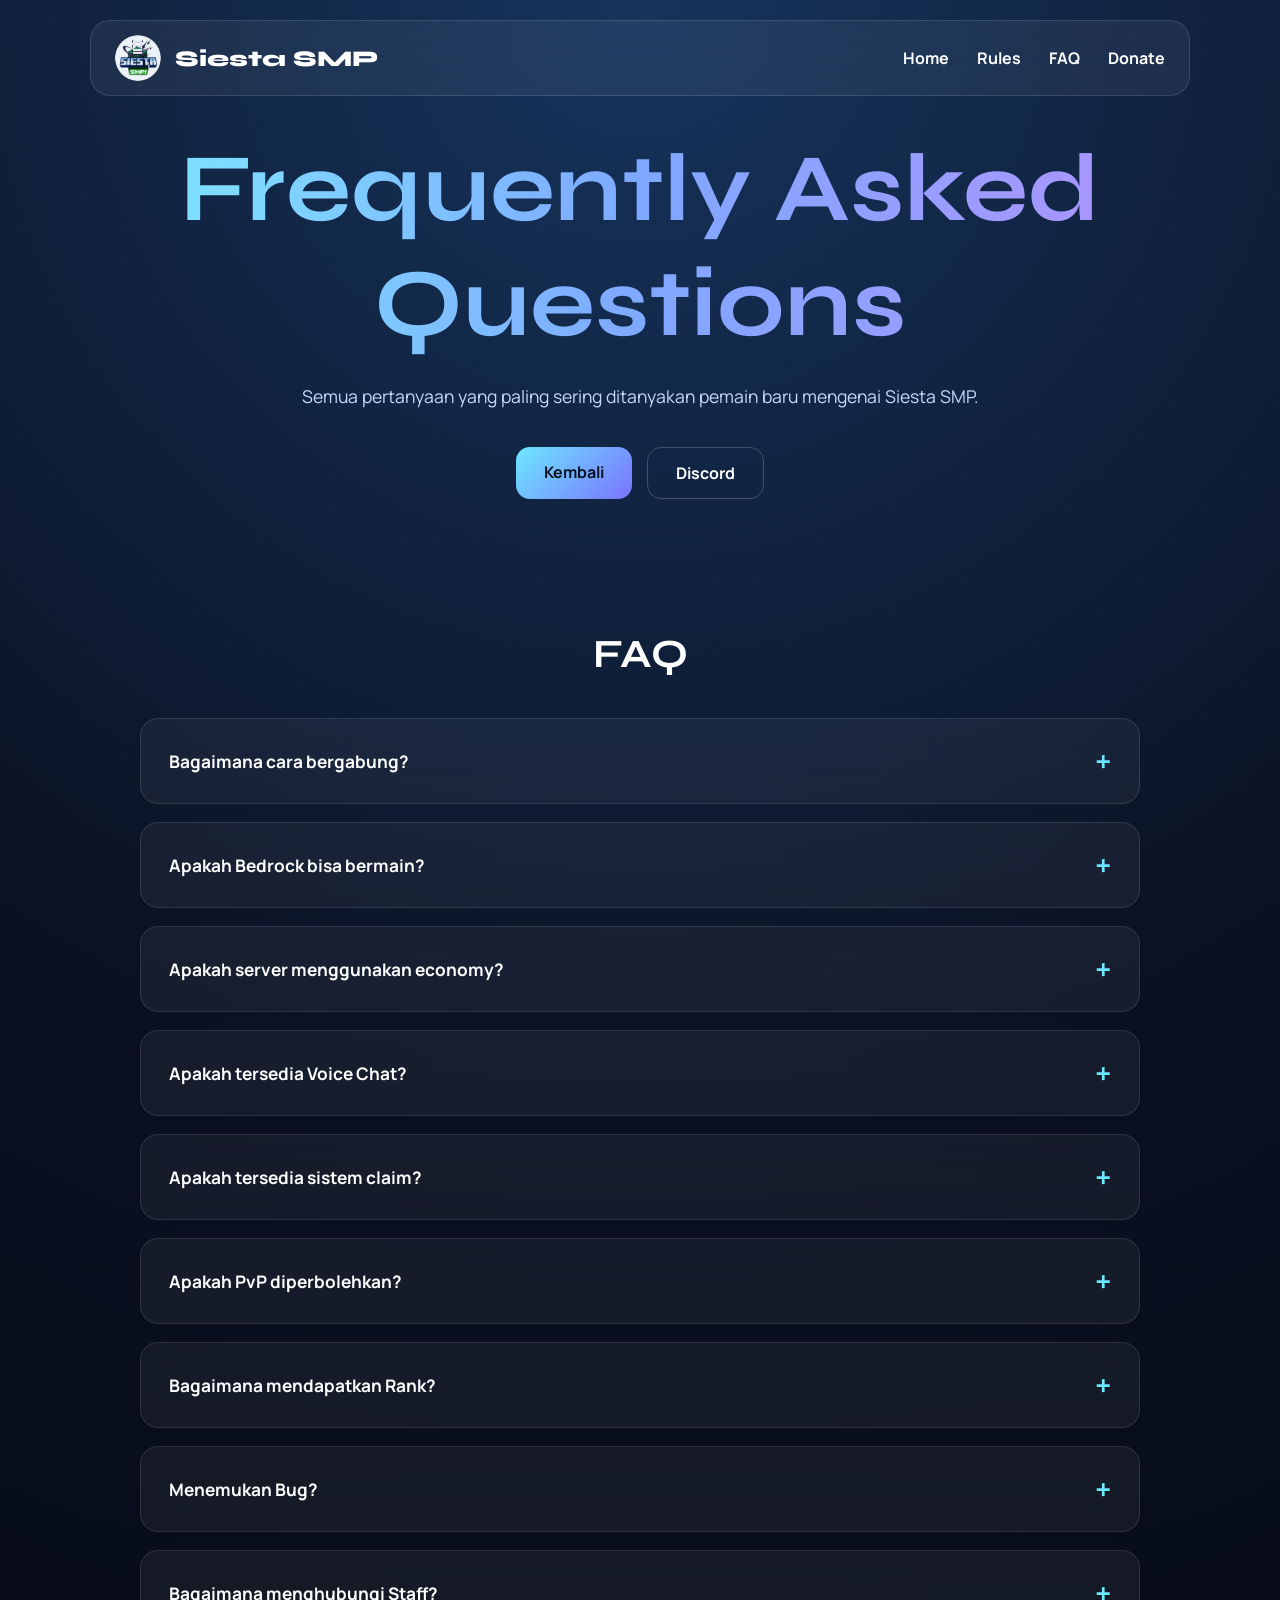
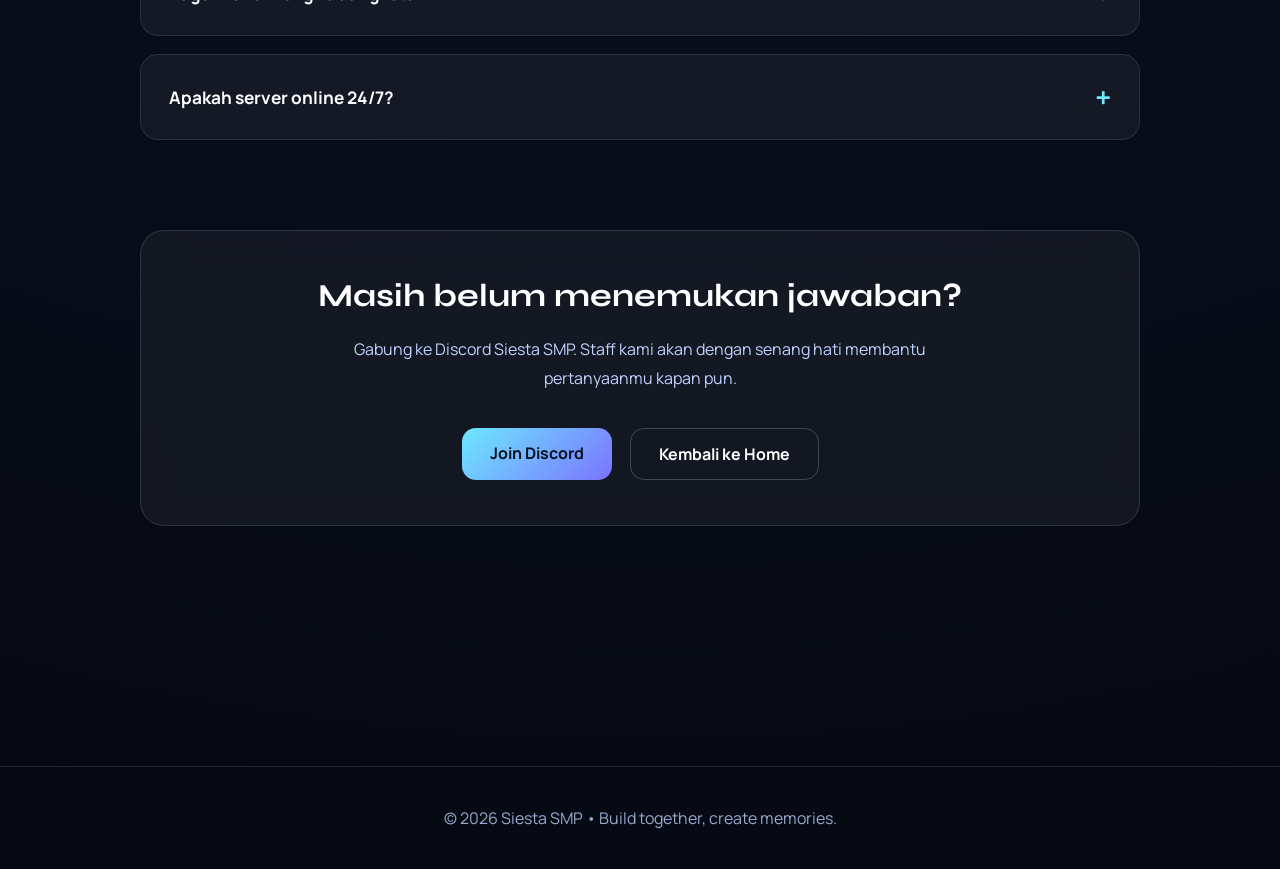
<file: faq.html>
<!DOCTYPE html>
<html lang="id">

<head>
<meta charset="UTF-8">
<meta name="viewport" content="width=device-width, initial-scale=1.0">

<title>FAQ • Siesta SMP</title>

<link href="https://fonts.googleapis.com/css2?family=Syne:wght@700;800&family=Manrope:wght@400;600;700;800&display=swap" rel="stylesheet">

<style>

*{
margin:0;
padding:0;
box-sizing:border-box;
}

html{
scroll-behavior:smooth;
}

body{

background:
radial-gradient(circle at top,#16345d 0%,#0a1020 45%,#060912 100%);

font-family:Manrope,sans-serif;

color:white;

overflow-x:hidden;

}

body::before{

content:"";

position:fixed;

inset:0;

background:
radial-gradient(circle,#6de8ff22 1px,transparent 1px);

background-size:35px 35px;

opacity:.35;

pointer-events:none;

}

header{

position:fixed;

top:20px;

left:50%;

transform:translateX(-50%);

width:min(1100px,95%);

display:flex;

justify-content:space-between;

align-items:center;

padding:14px 24px;

border-radius:20px;

backdrop-filter:blur(20px);

background:rgba(255,255,255,.06);

border:1px solid rgba(255,255,255,.12);

z-index:999;

}

.logo{

display:flex;

align-items:center;

gap:14px;

font-family:Syne;

font-size:1.4rem;

font-weight:800;

}

.logo img{

width:46px;

height:46px;

border-radius:50%;

object-fit:cover;

}

nav{

display:flex;

gap:28px;

}

nav a{

color:white;

text-decoration:none;

font-weight:700;

transition:.3s;

}

nav a:hover{

color:#74f2ff;

}

.hero{

height:70vh;

display:flex;

flex-direction:column;

justify-content:center;

align-items:center;

text-align:center;

padding:20px;

}

.hero h1{

font-family:Syne;

font-size:clamp(3rem,8vw,6rem);

background:linear-gradient(90deg,#7ef3ff,#7fa8ff,#b690ff);

-webkit-background-clip:text;

-webkit-text-fill-color:transparent;

}

.hero p{

max-width:700px;

margin-top:20px;

font-size:1.1rem;

color:#c7d8ff;

line-height:1.8;

}

.hero-buttons{

margin-top:35px;

display:flex;

gap:15px;

flex-wrap:wrap;

justify-content:center;

}

.btn{

padding:14px 28px;

border-radius:14px;

text-decoration:none;

font-weight:700;

transition:.3s;

}

.primary{

background:linear-gradient(135deg,#6de8ff,#7b73ff);

color:#07111e;

}

.secondary{

border:1px solid rgba(255,255,255,.2);

color:white;

}

.btn:hover{

transform:translateY(-4px);

}

main{

width:min(1000px,92%);

margin:auto;

padding-bottom:120px;

}

.section-title{

font-family:Syne;

font-size:2.5rem;

margin-bottom:40px;

text-align:center;

}

.faq{

display:flex;

flex-direction:column;

gap:18px;

}

.item{

background:rgba(255,255,255,.05);

backdrop-filter:blur(16px);

border:1px solid rgba(255,255,255,.1);

border-radius:18px;

overflow:hidden;

transition:.3s;

}

.item:hover{

border-color:#6de8ff;

}

.question{

padding:22px 28px;

cursor:pointer;

display:flex;

justify-content:space-between;

align-items:center;

font-weight:700;

font-size:1.08rem;

}

.question span{

font-size:1.8rem;

color:#6de8ff;

transition:.3s;

}

.answer{

max-height:0;

overflow:hidden;

transition:max-height .35s ease;

}

.answer p{

padding:0 28px 24px;

line-height:1.9;

color:#bfcdf3;

}

.item.active .question span{

transform:rotate(45deg);

}

footer{

margin-top:120px;

padding:40px;

text-align:center;

border-top:1px solid rgba(255,255,255,.1);

color:#98aacd;

}

@media(max-width:800px){

nav{

display:none;

}

.hero{

height:60vh;

}

}

</style>

</head>

<body>

<header>

<div class="logo">

<img src="img/logo1.png">

Siesta SMP

</div>

<nav>

<a href="index.html">Home</a>

<a href="rules.html">Rules</a>

<a href="faq.html">FAQ</a>

<a href="donate.html">Donate</a>

</nav>

</header>

<section class="hero">

<h1>Frequently Asked Questions</h1>

<p>

Semua pertanyaan yang paling sering ditanyakan pemain baru mengenai Siesta SMP.

</p>

<div class="hero-buttons">

<a href="index.html" class="btn primary">Kembali</a>


<a href="https://discord.gg/QrGmvhKvw" class="btn secondary">Discord</a>

</div>

</section>

<main>

<h2 class="section-title">FAQ</h2>

<div class="faq">

<div class="item">

<div class="question">

Bagaimana cara bergabung?

<span>+</span>

</div>

<div class="answer">

<p>

Masukkan IP server Siesta ke Multiplayer Minecraft Java maupun Bedrock.

</p>

</div>

</div>

<div class="item">

<div class="question">

Apakah Bedrock bisa bermain?

<span>+</span>

</div>

<div class="answer">

<p>

Ya. Server mendukung Java dan Bedrock menggunakan Geyser.

</p>

</div>

</div>

<div class="item">

<div class="question">

Apakah server menggunakan economy?

<span>+</span>

</div>

<div class="answer">

<p>

Tidak. Semua transaksi dilakukan antar pemain sehingga ekonomi benar-benar dibangun oleh komunitas.

</p>

</div>

</div>

<div class="item">

<div class="question">

Apakah tersedia Voice Chat?

<span>+</span>

</div>

<div class="answer">

<p>

Ya. Pemain Java dapat menggunakan Simple Voice Chat.

</p>

</div>

</div>
<div class="item">

<div class="question">

Apakah tersedia sistem claim?

<span>+</span>

</div>

<div class="answer">

<p>
Tidak. Setiap pemain menjaga dan mengamankan bangunan mereka agar tercipta kesan realistis antara konflik dan masa kejayaan atau prima suatu tim atau per individu.
</p>

</div>

</div>

<div class="item">

<div class="question">

Apakah PvP diperbolehkan?

<span>+</span>

</div>

<div class="answer">

<p>
Ya, PvP diperbolehkan selama tetap mengikuti aturan server dan tidak digunakan untuk mengganggu pemain lain secara berlebihan.
</p>

</div>

</div>

<div class="item">

<div class="question">

Bagaimana mendapatkan Rank?

<span>+</span>

</div>

<div class="answer">

<p>
Rank diperoleh melalui halaman Donate sebagai bentuk dukungan terhadap pengembangan server. Semua rank bersifat kosmetik dan quality of life. Tidak ada sistem Pay To Win.
</p>

</div>

</div>

<div class="item">

<div class="question">

Menemukan Bug?

<span>+</span>

</div>

<div class="answer">

<p>
Silakan laporkan bug melalui Discord resmi Siesta SMP agar Staff dapat segera memperbaikinya.
</p>

</div>

</div>

<div class="item">

<div class="question">

Bagaimana menghubungi Staff?

<span>+</span>

</div>

<div class="answer">

<p>
Kamu bisa bergabung ke Discord resmi Siesta SMP atau menghubungi Staff yang sedang online di dalam server.
</p>

</div>

</div>

<div class="item">

<div class="question">

Apakah server online 24/7?

<span>+</span>

</div>

<div class="answer">

<p>
Ya. Server aktif selama 24 jam penuh kecuali sedang dilakukan maintenance atau update besar.
</p>

</div>

</div>

</div>

<section style="margin-top:90px;">

<div style="

background:rgba(255,255,255,.05);

border:1px solid rgba(255,255,255,.12);

backdrop-filter:blur(18px);

padding:45px;

border-radius:24px;

text-align:center;

">

<h2 style="font-family:Syne;font-size:2rem;margin-bottom:20px;">

Masih belum menemukan jawaban?

</h2>

<p style="color:#bfd2ff;line-height:1.8;max-width:620px;margin:auto;">

Gabung ke Discord Siesta SMP. Staff kami akan dengan senang hati membantu pertanyaanmu kapan pun.

</p>

<div style="margin-top:35px;display:flex;justify-content:center;gap:18px;flex-wrap:wrap;">

<a class="btn primary" href="https://discord.gg/QrGmvhKvw">Join Discord</a>

<a class="btn secondary" href="index.html">Kembali ke Home</a>

</div>

</div>

</section>

</main>

<footer>

<p>

© 2026 Siesta SMP • Build together, create memories.

</p>

</footer>

<script>

document.querySelectorAll(".item").forEach(item=>{

const q=item.querySelector(".question");

const a=item.querySelector(".answer");

q.onclick=()=>{

document.querySelectorAll(".item").forEach(i=>{

if(i!==item){

i.classList.remove("active");

i.querySelector(".answer").style.maxHeight=null;

}

});

item.classList.toggle("active");

if(item.classList.contains("active")){

a.style.maxHeight=a.scrollHeight+"px";

}else{

a.style.maxHeight=null;

}

};

});

const observer=new IntersectionObserver(entries=>{

entries.forEach(entry=>{

if(entry.isIntersecting){

entry.target.animate([

{opacity:0,transform:"translateY(30px)"},

{opacity:1,transform:"translateY(0px)"}

],{

duration:700,

fill:"forwards"

});

}

});

});

document.querySelectorAll(".item").forEach(el=>observer.observe(el));

</script>

</body>

</html>
</file>
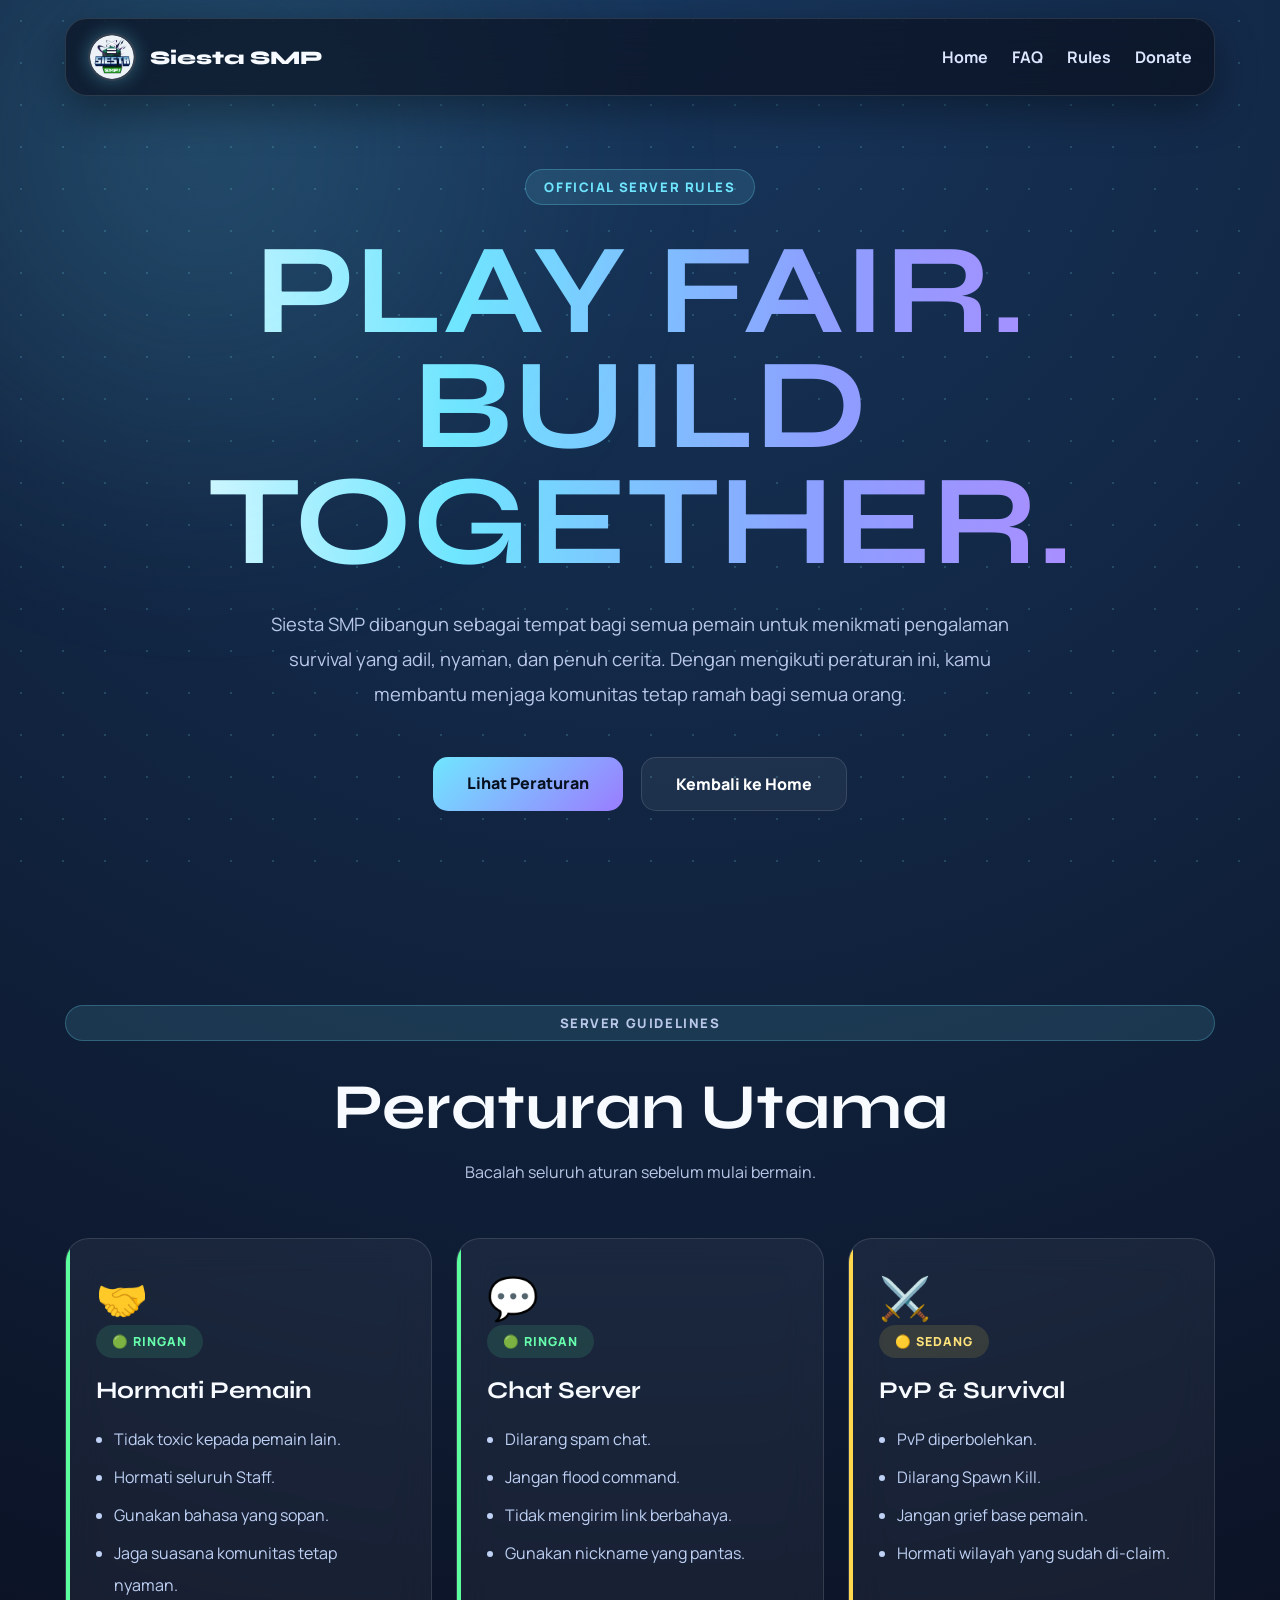
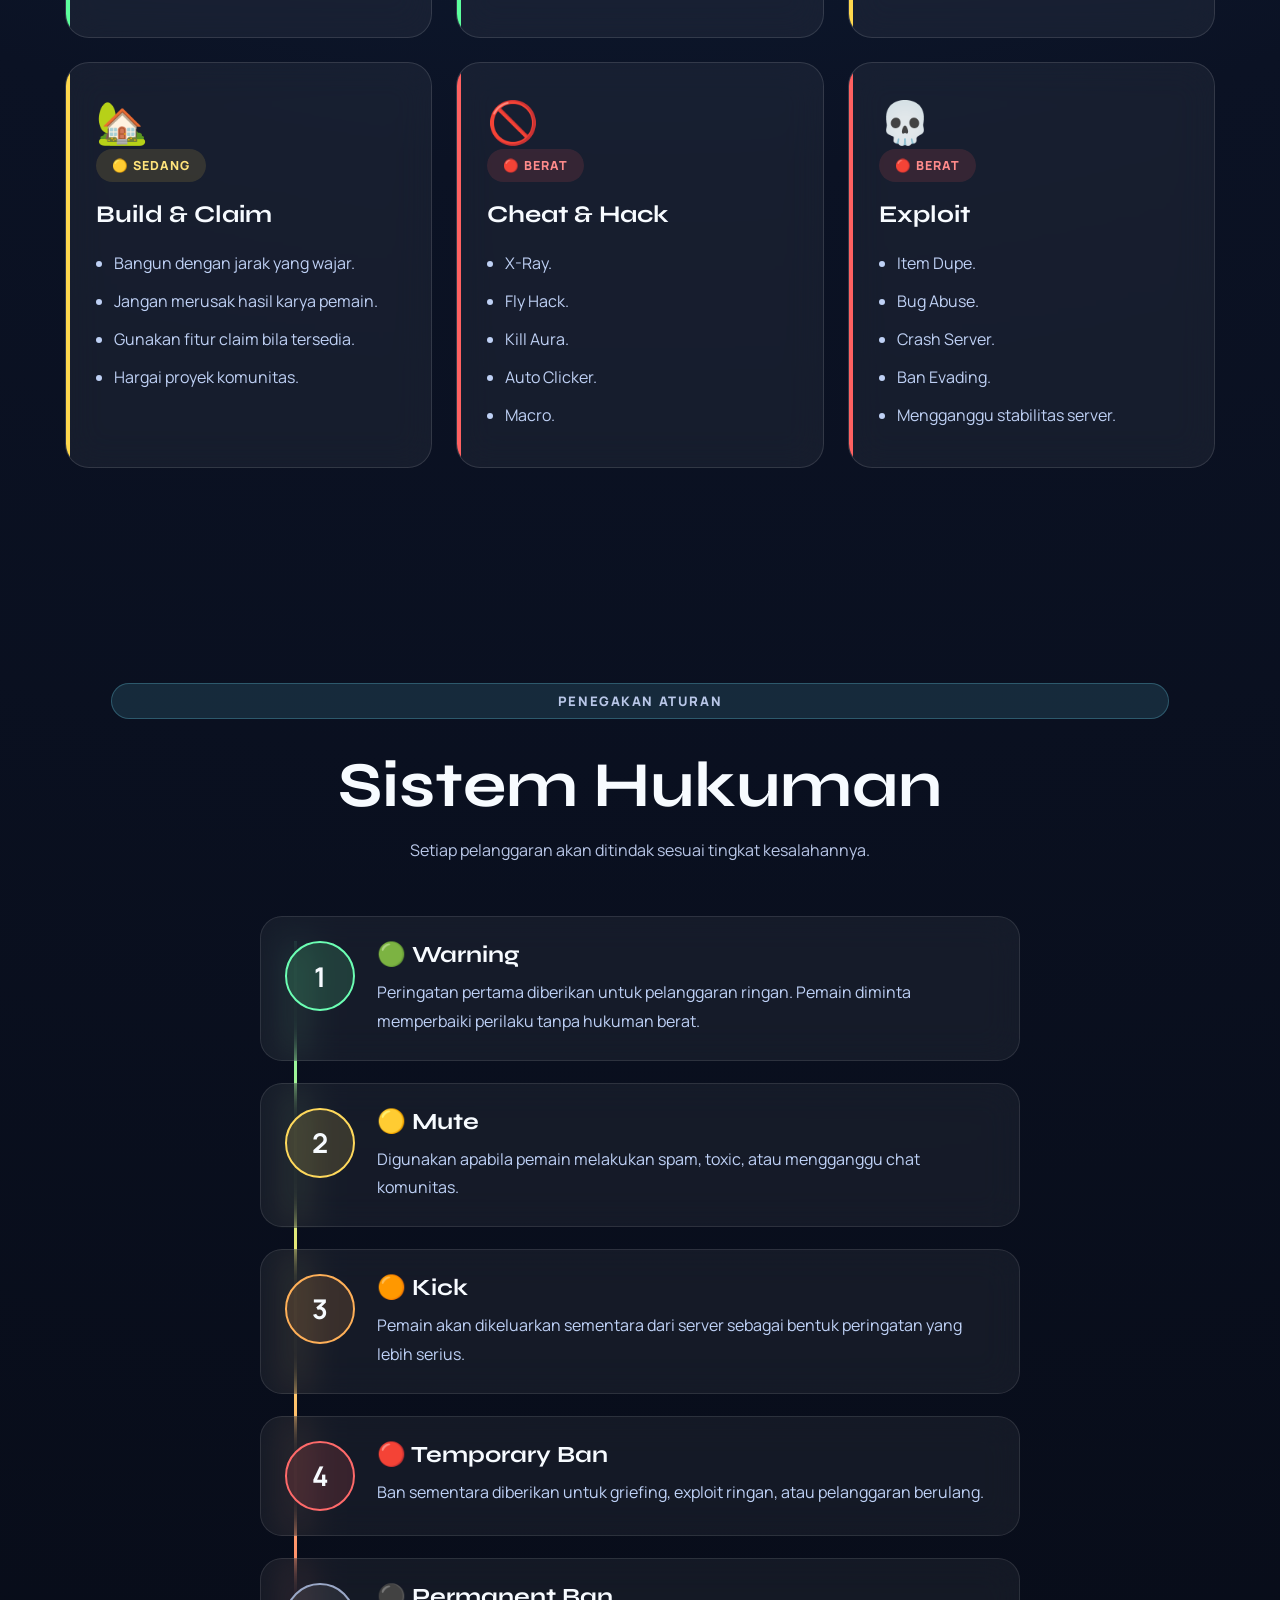
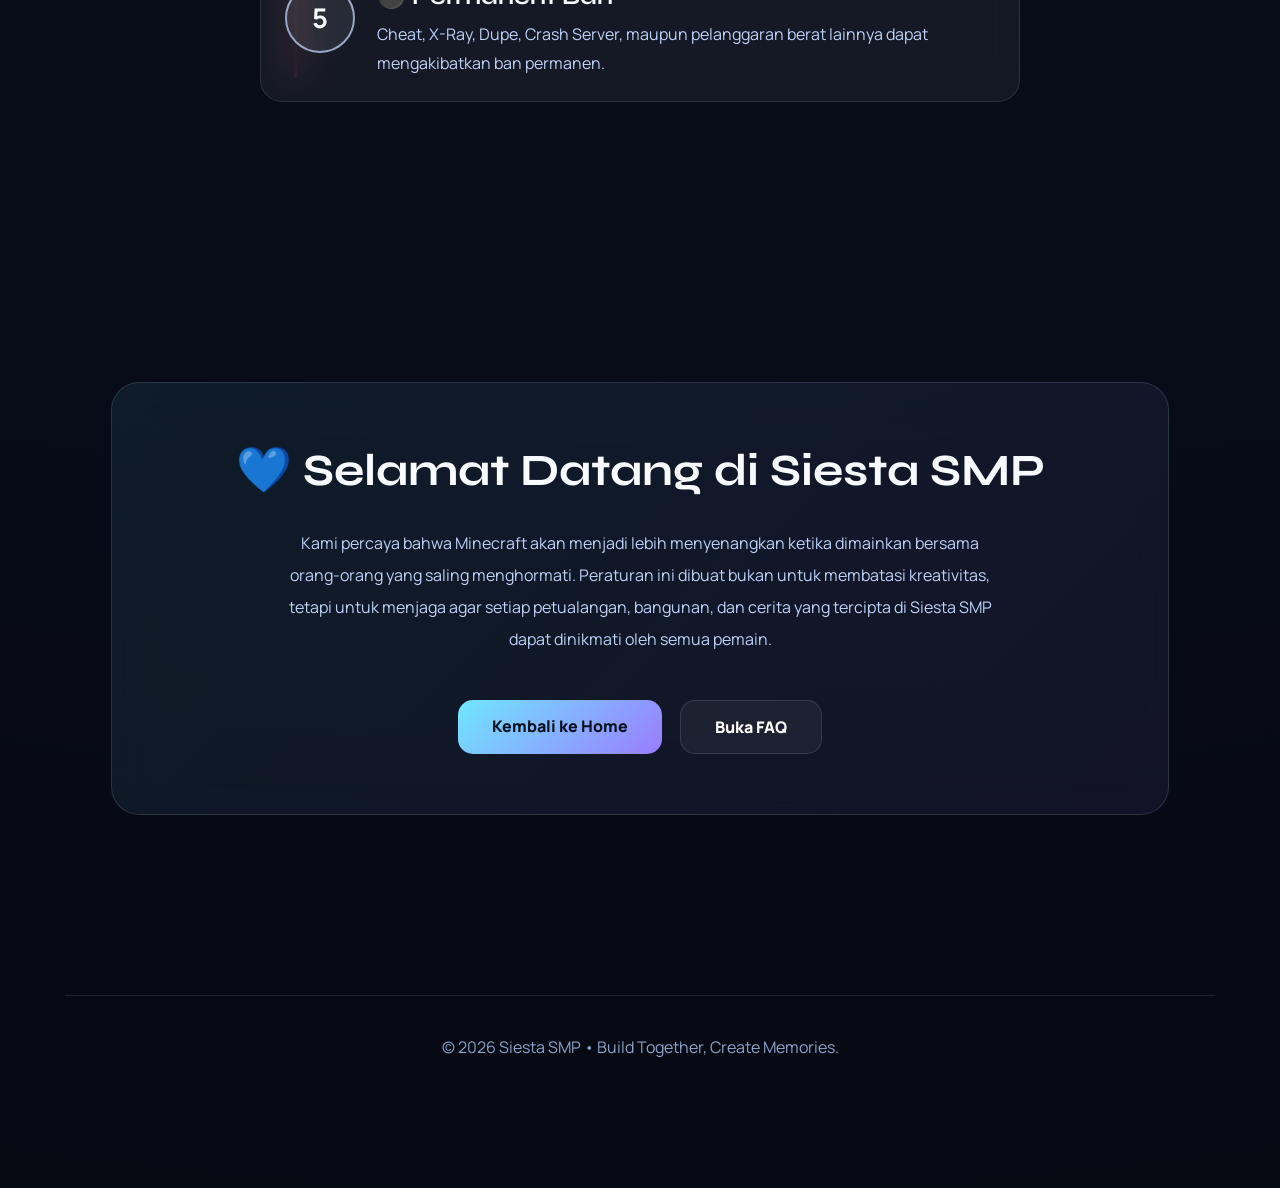
<file: rules.html>
<!DOCTYPE html>
<html lang="id">

<head>

<meta charset="UTF-8">
<meta name="viewport" content="width=device-width, initial-scale=1.0">

<title>Rules • Siesta SMP</title>

<link rel="preconnect" href="https://fonts.googleapis.com">

<link rel="preconnect" href="https://fonts.gstatic.com" crossorigin>

<link href="https://fonts.googleapis.com/css2?family=Syne:wght@700;800&family=Manrope:wght@400;600;700;800&display=swap" rel="stylesheet">

<style>

:root{

--bg:#070b16;
--glass:rgba(255,255,255,.06);
--border:rgba(255,255,255,.12);

--cyan:#70E6FF;
--blue:#5B8DFF;
--purple:#9A7CFF;

--text:#F7FBFF;
--muted:#B9C7E8;

}

*{

margin:0;
padding:0;
box-sizing:border-box;

}

html{

scroll-behavior:smooth;

}

body{

font-family:Manrope,sans-serif;

background:

radial-gradient(circle at top,#17365c 0%,#0b1224 40%,#060912 100%);

color:var(--text);

overflow-x:hidden;

}

/* Background */

body::before{

content:"";

position:fixed;

inset:0;

pointer-events:none;

opacity:.18;

background-image:

radial-gradient(circle,#7eeaff 1px,transparent 1px);

background-size:42px 42px;

animation:stars 45s linear infinite;

}

@keyframes stars{

from{

transform:translateY(0);

}

to{

transform:translateY(-120px);

}

}

/* Aurora */

body::after{

content:"";

position:fixed;

width:900px;

height:900px;

left:-250px;

top:-300px;

background:

radial-gradient(circle,

rgba(112,230,255,.18),

transparent 70%);

filter:blur(70px);

pointer-events:none;

animation:aurora 10s ease-in-out infinite alternate;

}

@keyframes aurora{

to{

transform:translateX(180px);

}

}

/* Navbar */

header{

position:fixed;

top:18px;

left:50%;

transform:translateX(-50%);

width:min(1150px,94%);

padding:14px 22px;

display:flex;

justify-content:space-between;

align-items:center;

background:rgba(10,15,28,.65);

backdrop-filter:blur(22px);

border:1px solid var(--border);

border-radius:22px;

z-index:999;

box-shadow:0 15px 40px rgba(0,0,0,.35);

}

.logo{

display:flex;

align-items:center;

gap:14px;

font-family:Syne;

font-size:1.2rem;

font-weight:800;

}

.logo img{

width:48px;

height:48px;

border-radius:50%;

object-fit:cover;

border:2px solid rgba(255,255,255,.15);

box-shadow:

0 0 18px rgba(112,230,255,.3);

}

nav{

display:flex;

gap:24px;

}

nav a{

text-decoration:none;

color:#dce7ff;

font-weight:700;

transition:.3s;

}

nav a:hover{

color:var(--cyan);

}

/* Hero */

.hero{

min-height:100vh;

display:flex;

justify-content:center;

align-items:center;

flex-direction:column;

text-align:center;

padding:120px 20px 40px;

position:relative;

}

.badge{

padding:8px 18px;

border-radius:999px;

background:rgba(112,230,255,.12);

border:1px solid rgba(112,230,255,.25);

color:var(--cyan);

font-size:.82rem;

font-weight:800;

letter-spacing:.12em;

text-transform:uppercase;

margin-bottom:28px;

}

.hero h1{

font-family:Syne;

font-size:clamp(4rem,10vw,8rem);

line-height:.9;

background:

linear-gradient(

90deg,

#ffffff,

#70E6FF,

#8D9EFF,

#B786FF);

-webkit-background-clip:text;

-webkit-text-fill-color:transparent;

}

.hero p{

max-width:760px;

margin-top:28px;

font-size:1.15rem;

line-height:1.9;

color:var(--muted);

}

.buttons{

margin-top:45px;

display:flex;

gap:18px;

flex-wrap:wrap;

justify-content:center;

}

.btn{

padding:15px 34px;

border-radius:15px;

font-weight:800;

text-decoration:none;

transition:.3s;

}

.primary{

background:

linear-gradient(

135deg,

var(--cyan),

var(--purple));

color:#06101e;

}

.secondary{

border:1px solid var(--border);

background:rgba(255,255,255,.05);

color:white;

}

.btn:hover{

transform:translateY(-4px);

box-shadow:

0 10px 25px rgba(112,230,255,.18);

}

/* Scroll */

.scroll{

position:absolute;

bottom:40px;

font-size:.9rem;

color:#9eb7df;

animation:float 2s ease-in-out infinite;

}

@keyframes float{

50%{

transform:translateY(8px);

}

}

section{

width:min(1150px,92%);

margin:auto;

padding:90px 0;

}

.section-title{

text-align:center;

margin-bottom:55px;

}

.section-title h2{

font-family:Syne;

font-size:clamp(2.4rem,5vw,4rem);

}

.section-title p{

margin-top:15px;

color:var(--muted);

}

</style>

</head>

<body>

<header>

<div class="logo">

<img src="img/logo1.png">

<span>Siesta SMP</span>

</div>

<nav>

<a href="index.html">Home</a>

<a href="faq.html">FAQ</a>

<a href="rules.html">Rules</a>

<a href="donate.html">Donate</a>

</nav>

</header>

<section class="hero">

<div class="badge">

Official Server Rules

</div>

<h1>

PLAY FAIR.<br>

BUILD TOGETHER.

</h1>

<p>

Siesta SMP dibangun sebagai tempat bagi semua pemain untuk menikmati pengalaman survival yang adil, nyaman, dan penuh cerita. Dengan mengikuti peraturan ini, kamu membantu menjaga komunitas tetap ramah bagi semua orang.

</p>

<div class="buttons">

<a href="#rules" class="btn primary">

Lihat Peraturan

</a>

<a href="index.html" class="btn secondary">

Kembali ke Home

</a>

</div>

<div class="scroll">



</div>

</section>

<section id="rules">

<div class="section-title">

<p class="badge">

SERVER GUIDELINES

</p>

<h2>

Peraturan Utama

</h2>

<p>

Bacalah seluruh aturan sebelum mulai bermain.

</p>

</div>

  <style>

.rules-grid{

display:grid;

grid-template-columns:repeat(auto-fit,minmax(320px,1fr));

gap:24px;

}

.rule-card{

position:relative;

padding:30px;

border-radius:24px;

background:rgba(255,255,255,.05);

backdrop-filter:blur(18px);

border:1px solid rgba(255,255,255,.12);

overflow:hidden;

transition:.35s;

}

.rule-card:hover{

transform:translateY(-10px);

}

.rule-card::before{

content:"";

position:absolute;

left:0;

top:0;

width:4px;

height:100%;

}

.rule-card h3{

font-family:Syne;

margin:18px 0;

font-size:1.5rem;

}

.rule-card ul{

padding-left:18px;

line-height:2;

color:#bfd1f5;

}

.rule-card li{

margin-bottom:6px;

}

.level{

display:inline-block;

padding:8px 16px;

border-radius:999px;

font-size:.78rem;

font-weight:800;

letter-spacing:.08em;

text-transform:uppercase;

}

/* Ringan */

.easy::before{

background:#5cff9d;

}

.easy:hover{

box-shadow:0 0 30px rgba(92,255,157,.18);

}

.easy .level{

background:rgba(92,255,157,.12);

color:#67ffae;

}

/* Sedang */

.medium::before{

background:#ffd84d;

}

.medium:hover{

box-shadow:0 0 30px rgba(255,216,77,.16);

}

.medium .level{

background:rgba(255,216,77,.13);

color:#ffe37b;

}

/* Berat */

.hard::before{

background:#ff6161;

}

.hard:hover{

box-shadow:0 0 35px rgba(255,97,97,.20);

}

.hard .level{

background:rgba(255,97,97,.13);

color:#ff8b8b;

}

.icon{

font-size:2.6rem;

}

</style>

<div class="rules-grid">

<div class="rule-card easy">

<div class="icon">🤝</div>

<span class="level">

🟢 Ringan

</span>

<h3>

Hormati Pemain

</h3>

<ul>

<li>Tidak toxic kepada pemain lain.</li>

<li>Hormati seluruh Staff.</li>

<li>Gunakan bahasa yang sopan.</li>

<li>Jaga suasana komunitas tetap nyaman.</li>

</ul>

</div>

<div class="rule-card easy">

<div class="icon">💬</div>

<span class="level">

🟢 Ringan

</span>

<h3>

Chat Server

</h3>

<ul>

<li>Dilarang spam chat.</li>

<li>Jangan flood command.</li>

<li>Tidak mengirim link berbahaya.</li>

<li>Gunakan nickname yang pantas.</li>

</ul>

</div>

<div class="rule-card medium">

<div class="icon">⚔️</div>

<span class="level">

🟡 Sedang

</span>

<h3>

PvP & Survival

</h3>

<ul>

<li>PvP diperbolehkan.</li>

<li>Dilarang Spawn Kill.</li>

<li>Jangan grief base pemain.</li>

<li>Hormati wilayah yang sudah di-claim.</li>

</ul>

</div>

<div class="rule-card medium">

<div class="icon">🏡</div>

<span class="level">

🟡 Sedang

</span>

<h3>

Build & Claim

</h3>

<ul>

<li>Bangun dengan jarak yang wajar.</li>

<li>Jangan merusak hasil karya pemain.</li>

<li>Gunakan fitur claim bila tersedia.</li>

<li>Hargai proyek komunitas.</li>

</ul>

</div>

<div class="rule-card hard">

<div class="icon">🚫</div>

<span class="level">

🔴 Berat

</span>

<h3>

Cheat & Hack

</h3>

<ul>

<li>X-Ray.</li>

<li>Fly Hack.</li>

<li>Kill Aura.</li>

<li>Auto Clicker.</li>

<li>Macro.</li>

</ul>

</div>

<div class="rule-card hard">

<div class="icon">💀</div>

<span class="level">

🔴 Berat

</span>

<h3>

Exploit

</h3>

<ul>

<li>Item Dupe.</li>

<li>Bug Abuse.</li>

<li>Crash Server.</li>

<li>Ban Evading.</li>

<li>Mengganggu stabilitas server.</li>

</ul>

</div>

</div>
<section style="margin-top:110px;">

<div class="section-title">

<p class="badge">
PENEGAKAN ATURAN
</p>

<h2>
Sistem Hukuman
</h2>

<p>
Setiap pelanggaran akan ditindak sesuai tingkat kesalahannya.
</p>

</div>

<style>

.punishment{

display:flex;

flex-direction:column;

gap:22px;

max-width:760px;

margin:auto;

position:relative;

}

.punishment::before{

content:"";

position:absolute;

left:34px;

top:25px;

bottom:25px;

width:3px;

background:linear-gradient(

180deg,

#67ffb0,

#ffe26b,

#ff6b6b);

}

.step{

display:flex;

gap:22px;

align-items:flex-start;

padding:24px;

border-radius:22px;

background:rgba(255,255,255,.05);

border:1px solid rgba(255,255,255,.10);

backdrop-filter:blur(18px);

transition:.35s;

}

.step:hover{

transform:translateX(8px);

box-shadow:0 0 28px rgba(112,230,255,.16);

}

.circle{

width:70px;

height:70px;

border-radius:50%;

display:flex;

align-items:center;

justify-content:center;

font-size:1.7rem;

font-weight:bold;

flex-shrink:0;

}

.green{

background:rgba(95,255,155,.15);

border:2px solid #6cffb4;

}

.yellow{

background:rgba(255,216,80,.15);

border:2px solid #ffd95c;

}

.orange{

background:rgba(255,160,70,.15);

border:2px solid #ffb058;

}

.red{

background:rgba(255,90,90,.15);

border:2px solid #ff6a6a;

}

.black{

background:rgba(255,255,255,.08);

border:2px solid #9aa8c7;

}

.step h3{

font-family:Syne;

margin-bottom:10px;

font-size:1.45rem;

}

.step p{

color:#bfd2f7;

line-height:1.8;

}

</style>

<div class="punishment">

<div class="step">

<div class="circle green">
1
</div>

<div>

<h3>🟢 Warning</h3>

<p>
Peringatan pertama diberikan untuk pelanggaran ringan. Pemain diminta memperbaiki perilaku tanpa hukuman berat.
</p>

</div>

</div>

<div class="step">

<div class="circle yellow">
2
</div>

<div>

<h3>🟡 Mute</h3>

<p>
Digunakan apabila pemain melakukan spam, toxic, atau mengganggu chat komunitas.
</p>

</div>

</div>

<div class="step">

<div class="circle orange">
3
</div>

<div>

<h3>🟠 Kick</h3>

<p>
Pemain akan dikeluarkan sementara dari server sebagai bentuk peringatan yang lebih serius.
</p>

</div>

</div>

<div class="step">

<div class="circle red">
4
</div>

<div>

<h3>🔴 Temporary Ban</h3>

<p>
Ban sementara diberikan untuk griefing, exploit ringan, atau pelanggaran berulang.
</p>

</div>

</div>

<div class="step">

<div class="circle black">
5
</div>

<div>

<h3>⚫ Permanent Ban</h3>

<p>
Cheat, X-Ray, Dupe, Crash Server, maupun pelanggaran berat lainnya dapat mengakibatkan ban permanen.
</p>

</div>

</div>

</div>

</section>

  <section style="margin-top:100px;">

<div style="

padding:60px;

border-radius:28px;

background:linear-gradient(
135deg,
rgba(112,230,255,.08),
rgba(154,124,255,.08));

border:1px solid rgba(255,255,255,.12);

text-align:center;

backdrop-filter:blur(20px);

">

<h2 style="font-family:Syne;font-size:2.8rem;">

💙 Selamat Datang di Siesta SMP

</h2>

<p style="

max-width:720px;

margin:30px auto;

line-height:2;

color:#bfd2f7;

">

Kami percaya bahwa Minecraft akan menjadi lebih menyenangkan ketika dimainkan bersama orang-orang yang saling menghormati.

Peraturan ini dibuat bukan untuk membatasi kreativitas, tetapi untuk menjaga agar setiap petualangan, bangunan, dan cerita yang tercipta di Siesta SMP dapat dinikmati oleh semua pemain.

</p>

<div class="buttons">

<a href="index.html" class="btn primary">

Kembali ke Home

</a>

<a href="faq.html" class="btn secondary">

Buka FAQ

</a>

</div>

</div>

</section>

<footer style="

margin-top:90px;

padding:40px;

text-align:center;

color:#8ca3cb;

border-top:1px solid rgba(255,255,255,.10);

">

© 2026 Siesta SMP • Build Together, Create Memories.

</footer>

</body>

</html>
</file>
